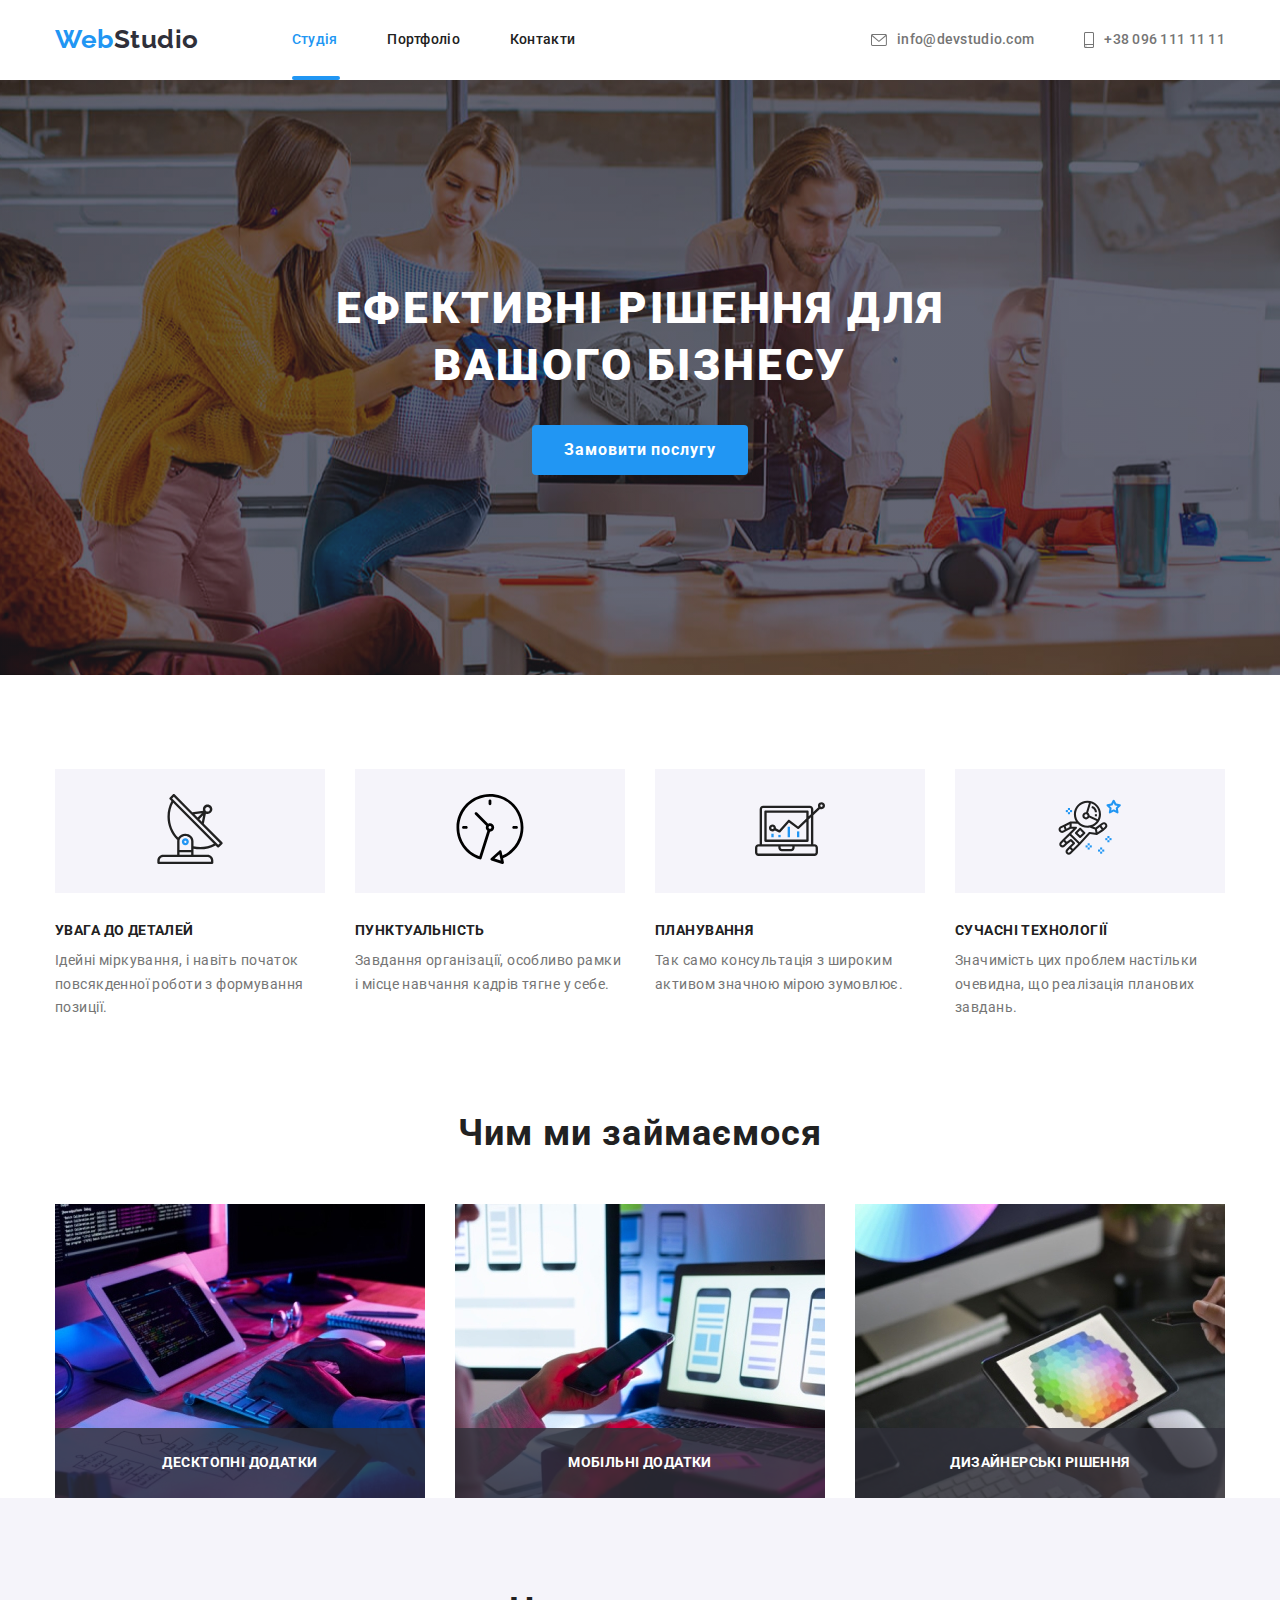
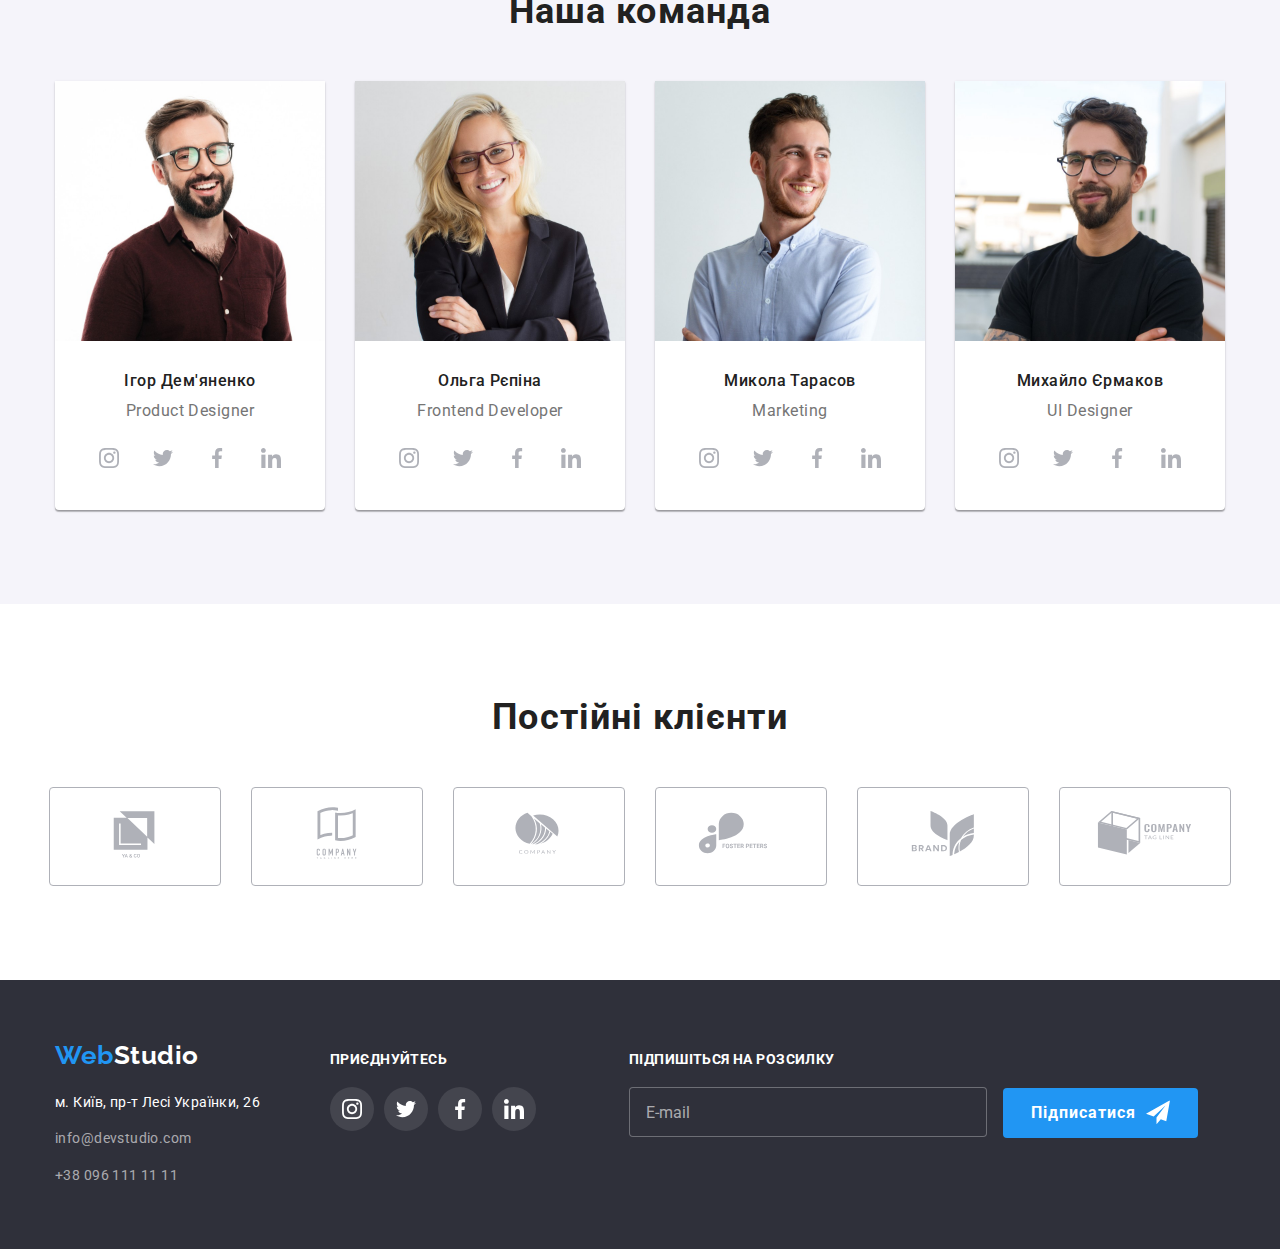
<file: index.html>
<!DOCTYPE html>
<html lang="en">
<head>
    <meta charset="UTF-8">
    <meta http-equiv="X-UA-Compatible" content="IE=edge">
    <meta name="viewport" content="width=device-width, initial-scale=1.0">

    <link href="https://fonts.googleapis.com/css2?family=Raleway:wght@700&family=Roboto:wght@400;500;700;900&display=swap"
        rel="stylesheet">
    <title>Document</title>
    <link rel="stylesheet" href="https://cdn.jsdelivr.net/npm/modern-normalize@1.1.0/modern-normalize.min.css">
    <link rel="stylesheet" href="./css/main.min.css">




    <!-- header -->
<body>
    <header class="header page1">
        <div class="container header__container">
        <nav class="page-navigation">
            <!-- Логотип -->
            <a href="./index.html" class = "logo"><span class="logo__logo-header">Web</span>Studio</a>

            <!-- Меню -->
                <ul class = "menu list">
                    <li class="menu__item"><a href="./index.html" class = "menu__link_current menu__line link ">Студія</a></li>
                    <li class="menu__item"><a href="./portfolio.html" class = "menu__link link">Портфоліо</a></li>
                    <li class="menu__item"><a href="" class = "menu__link link">Контакти</a></li>
                </ul>
        </nav>
        
            <a href="mailto:info@devstudio.com" class="mail">
                <svg class="mail__icon" width="16" height="12">
                    <use href="./images/sprite.svg#icon-mail">
                </use></svg>
                info@devstudio.com</a>

            <a href="tell:+380961111111" class="phone" >
                <svg class="phone__icon" width="10" height="16">
                    <use href="./images/sprite.svg#icon-smartphone">
                    </use></svg>
                    +38 096 111 11 11</a></div>

    </header>



    <main> 
        <!--SOLUTION-->
        
        <section class="solution">
            <div class="container">
                <h1 class ="solution__title">Ефективні рішення для вашого бізнесу</h1></div>
            <div class="solution__div-btn"><button type="button" class="solution__btn" data-modal-open>Замовити послугу</button></div></div>
        </section>
       

        <!--Преимущества-->
        <section class="advantage">
            <div class="container">
            <h2 class="suptitle visually-hidden">Преимущества</h2>
            
            <ul class="advantage-list">
                
                <li class="advantage-list__item">
                    <div class="advantage-list__div">
                        <svg width="70"height="70">
                            <use href="./images/sprite.svg#icon-antenna"></use></svg>
                    </div>
                    <h3 class="advantage-list__title">УВАГА ДО ДЕТАЛЕЙ</h3>
                    <p class="advantage-list__description">Ідейні міркування, і навіть початок повсякденної роботи з формування позиції.</p>
                </li>
                <li class="advantage-list__item">
                    <div class="advantage-list__div">
                        <svg width="70" height="70">
                            <use href="./images/sprite.svg#icon-clock"></use>
                        </svg>
                    </div>
                    <h3 class="advantage-list__title">ПУНКТУАЛЬНІСТЬ</h3>
                    <p class="advantage-list__description">Завдання організації, особливо рамки і місце навчання кадрів тягне у себе.</p></li>
                <li class="advantage-list__item">
                    <div class="advantage-list__div">
                        <svg width="70" height="70">
                            <use href="./images/sprite.svg#icon-diagram"></use>
                        </svg>
                    </div>
                    <h3 class="advantage-list__title">ПЛАНУВАННЯ</h3>
                         <p class="advantage-list__description">Так само консультація з широким активом значною мірою зумовлює.</p></li>
                <li class="advantage-list__item">      
                    <div class="advantage-list__div">
                        <svg width="70" height="70">
                            <use href="./images/sprite.svg#icon-astronaut"></use>
                        </svg>
                    </div>
                    <h3 class="advantage-list__title">СУЧАСНІ ТЕХНОЛОГІЇ</h3>
                <p class="advantage-list__description">Значимість цих проблем настільки очевидна, що реалізація планових завдань.</p>
                 </li>
            </ul>
            </div>
        </section>
                    
        <!--occasions-->
         <section class="occasions">
          <div class="container">
              <h2 class="suptitle">Чим ми займаємося</h2>
              <ul class="occasions-list">
                  <li>
                      <div class="occasions-list__section">
                          <img src="./images/box1.jpg" alt="Programmer writes programs" width="370" />
                          <div class="occasions-list__description">
                              <h3 class="occasions-list__text">Десктопні додатки</h3>
                          </div>
                      </div>
                  </li>
                  <li>
                      <div class="occasions-list__section">
                          <img src="./images/box2.jpg" alt="The designer creates a responsive layout" width="370" />
                          <div class="occasions-list__description">
                              <h3 class="occasions-list__text">Мобільні додатки</h3>
                          </div>
                      </div>
                  </li>
          
                  <li>
                      <div class="occasions-list__section">
                          <img src="./images/box3.jpg" alt="The designer selects the color palette" width="370" />
                          <div class="occasions-list__description">
                              <h3 class="occasions-list__text">Дизайнерські рішення</h3>
                          </div>
                      </div>
                  </li>
              </ul>
          </div>
            


        <!--team-->
        <section class="team section-padding ">
            <div class="container">
            <h2 class="suptitle">Наша команда</h2>
                <ul class="team-list">
                    <li class="team-list__item">
                        <img src="./images/human_1.jpg" alt="man" width="270"/>
                        <div class="team-list__description"><h3 class="team-list__member">Ігор Дем'яненко</h3>
                        <p class="team-list__name">Product Designer</p>

                        <ul class="social list">
                            <li class="social__item">
                            <a href="" class="social__link">
                                <svg width="20" height="20" class="social__icon">
                                    <use href="./images/sprite.svg#icon-instagram"></use>
                                </svg></a>
                            </li>
                            <li class="social__item">
                            <a href="" class="social__link">
                                <svg width="20" height="20" class="social__icon">
                                    <use href="./images/sprite.svg#icon-twitter"></use>
                                </svg></a>
                            </li>
                            <li class="social__item">
                            <a href="" class="social__link">
                                <svg width="20" height="20" class="social__icon">
                                    <use href="./images/sprite.svg#icon-facebook"></use>
                                </svg></a>
                            </li>
                            <li class="social__item">
                            <a href="" class="social__link">
                                <svg width="20" height="20" class="social__icon">
                                    <use href="./images/sprite.svg#icon-linkedin"></use>
                                </svg></a>
                            </li>
                        </ul> 

                    </div>
                    </li>
                    <li class="team-list__item">
                        <img src="./images/human_2.jpg" alt="woman" width="270" />
                       <div class="team-list__description"> <h3 class="team-list__member">Ольга Рєпіна</h3>
                        <p class="team-list__name" >Frontend Developer</p>

                            <ul class="social list">
                                <li class="social__item">
                                    <a href="" class="social__link">
                                        <svg width="20" height="20" class="social__icon">
                                            <use href="./images/sprite.svg#icon-instagram"></use>
                                        </svg></a>
                                </li>
                                <li class="social__item">
                                    <a href="" class="social__link">
                                        <svg width="20" height="20" class="social__icon">
                                            <use href="./images/sprite.svg#icon-twitter"></use>
                                        </svg></a>
                                </li>
                                <li class="social__item">
                                    <a href="" class="social__link">
                                        <svg width="20" height="20" class="social__icon">
                                            <use href="./images/sprite.svg#icon-facebook"></use>
                                        </svg></a>
                                </li>
                                <li class="social__item">
                                    <a href="" class="social__link">
                                        <svg width="20" height="20" class="social__icon">
                                            <use href="./images/sprite.svg#icon-linkedin"></use>
                                        </svg></a>
                                </li>
                            </ul>
                        </div>
                    </li>
                    <li class="team-list__item">
                        <img src="./images/human_3.jpg" alt="man" width="270" />
                        <div class="team-list__description"><h3 class="team-list__member">Микола Тарасов</h3>
                        <p class="team-list__name">Marketing</p>

                                <ul class="social list">
                                    <li class="social__item">
                                        <a href="" class="social__link">
                                            <svg width="20" height="20" class="social__icon">
                                                <use href="./images/sprite.svg#icon-instagram"></use>
                                            </svg></a>
                                    </li>
                                    <li class="social__item">
                                        <a href="" class="social__link">
                                            <svg width="20" height="20" class="social__icon">
                                                <use href="./images/sprite.svg#icon-twitter"></use>
                                            </svg></a>
                                    </li>
                                    <li class="social__item">
                                        <a href="" class="social__link">
                                            <svg width="20" height="20" class="social__icon">
                                                <use href="./images/sprite.svg#icon-facebook"></use>
                                            </svg></a>
                                    </li>
                                    <li class="social__item">
                                        <a href="" class="social__link">
                                            <svg width="20" height="20" class="social__icon">
                                                <use href="./images/sprite.svg#icon-linkedin"></use>
                                            </svg></a>
                                    </li>
                                </ul>
                         </div>
                    </li>
                    <li class="team-list__item">
                        <img src="./images/human_4.jpg" alt="man" width="270" />
                        <div class="team-list__description"><h3 class="team-list__member">Михайло Єрмаков</h3>
                        <p class="team-list__name">UI Designer</p>

                            <ul class="social list">
                                <li class="social__item">
                                    <a href="" class="social__link">
                                        <svg width="20" height="20" class="social__icon">
                                            <use href="./images/sprite.svg#icon-instagram"></use>
                                        </svg></a>
                                </li>
                                <li class="social__item">
                                    <a href="" class="social__link">
                                        <svg width="20" height="20" class="social__icon">
                                            <use href="./images/sprite.svg#icon-twitter"></use>
                                        </svg></a>
                                </li>
                                <li class="social__item">
                                    <a href="" class="social__link">
                                        <svg width="20" height="20" class="social__icon">
                                            <use href="./images/sprite.svg#icon-facebook"></use>
                                        </svg></a>
                                </li>
                                <li class="social__item">
                                    <a href="" class="social__link">
                                        <svg width="20" height="20" class="social__icon">
                                            <use href="./images/sprite.svg#icon-linkedin"></use>
                                        </svg></a>
                                </li>
                            </ul>
                        </div>
                    </li>
                </ul>
                </div>
        </section>


    <!--CLIENTS-->   
        <section class="clients section-padding ">
            <div class="container">
                <h2 class="suptitle">Постійні клієнти</h2>
                <ul class="clients-list">
                    <li class="clients-list__company">
                        <a href="" class="clients-list__item">
                            <svg width="106" height="60" class="clients-list__icon">
                            <use href="./images/sprite.svg#icon-logo1"></use>
                            </svg>
                        </a></li>
                    <li class="clients-list__company"> 
                        <a href="" class="clients-list__item">
                            <svg width="106" height="60" class="clients-list__icon">
                                <use href="./images/sprite.svg#icon-logo2"></use>
                            </svg>
                        </a>
                    </li>
                    <li class="clients-list__company">
                        <a href="" class="clients-list__item">
                            <svg width="106" height="60" class="clients-list__icon">
                                <use href="./images/sprite.svg#icon-logo3"></use>
                            </svg>
                        </a> </li>
                    <li class="clients-list__company">
                        <a href="" class="clients-list__item">
                            <svg width="106" height="60" class=clients-list__icon">
                                <use href="./images/sprite.svg#icon-logo4"></use>
                            </svg>
                        </a> </li>
                    <li class="clients-list__company">
                        <a href="" class="clients-list__item">
                            <svg width="106" height="60" class="clients-list__icon">
                                <use href="./images/sprite.svg#icon-logo5"></use>
                            </svg>
                        </a> </li>
                    <li class="clients-list__company"> 
                        <a href="" class="clients-list__item">
                            <svg width="106" height="60" class="clients-list__icon">
                                <use href="./images/sprite.svg#icon-logo6"></use>
                            </svg>
                        </a>
                    </li>
                </ul>
            
            </div>
        </section>
    </main>


    <!--footer-->
    <footer class="footer">
        <div class="container footer-container">
            <div class="">
        <a href="./index.html" class="logo logo-footer "><span class="logo-footer__web">Web</span>Studio</a>
        <address class="footer-adress">
            <a href="" class="footer-adress__place">м. Київ, пр-т Лесі Українки, 26</a>
            <ul>
                <li class="footer-contact"><a href="mailto:info@devstudio.com" class="mail">info@devstudio.com</a></li>
                <li class="footer-contact"><a href="tell:+380961111111" class="phone">+38 096 111 11 11</a></li>
            </ul>
        </address>
        </div>

        <div  class="connect-link">
            <p class="connect-us">приєднуйтесь</p>
                <ul class="social list">
                    <li class="social__item">
                        <a href="" class="social__link-footer">
                            <svg width="20" height="20" class="social__icon-footer">
                                <use href="./images/sprite.svg#icon-instagram"></use>
                            </svg></a>
                    </li>
                    <li class="social__item">
                        <a href="" class="social__link-footer">
                            <svg width="20" height="20" class="social__icon-footer">
                                <use href="./images/sprite.svg#icon-twitter"></use>
                            </svg></a>
                    </li>
                    <li class="social__item">
                        <a href="" class="social__link-footer">
                            <svg width="20" height="20" class="social__icon-footer">
                                <use href="./images/sprite.svg#icon-facebook"></use>
                            </svg></a>
                    </li>
                    <li class="social__item">
                        <a href="" class="social__link-footer">
                            <svg width="20" height="20" class="social__icon-footer">
                                <use href="./images/sprite.svg#icon-linkedin"></use>
                            </svg></a>
                    </li>
                </ul>
        </div>

        <div class="sub">
            <form class="sub__form">
                <label for="" class="sub__field">
                    <p class="sub__text">Підпишіться на розсилку</p>
                </label>
                    <input type="email" class="sub__gmail" name="sub-gmail" required placeholder="E-mail" >
                        <span class="sub__span">
                            <button type="submit" class="contact-form-buttomn">
                             Підписатися</button>
                                <svg class="sub__sent" width="24px" height="24px">
                                <use href="./images/sprite.svg#icon-icon-send"></use></svg>
               </span>
            </form>
        </div>
     </div>

       

    </footer>

<!--BACKDROP-->
<div class="backdrop is-hidden" data-modal >
    <div class="modal">
        <botton type="button" class="modal__close-btn" data-modal-close>
            <svg class="modal__close-icon" width="18px" height="18px">
                <use href="./images/sprite.svg#icon-close-black"></use>
            </svg>
        </botton>
        <form class="contact-form">
            <p class="contact-form__title">Залиште свої дані, ми вам передзвонимо</p>

            <label class="modal-form">
                <span class="modal-form__field">Ім'я</span>
                <span class="modal-form__icon">
                <input
                name="user-name"
                type="text"
                class="modal-form__input"
                required
                title="Maria"/>   
                <svg class="modal-form__svg" width="18px" height="18px">
                    <use href="./images/sprite.svg#icon-person-box"></use>
                </svg></span>
            </label>
            
            <label class="modal-form">
                <span class="modal-form__field">Телефон</span>
                <span class="modal-form__icon">
                <input name="user-phone"
                 type="tel"
                 class="modal-form__input"
                 required
                 pattern="[0-9]{3}-[0-9]{3}-[0-9]{2}-[0-9]{2}" 
                 title="xxx-xxx-xx-xx"/>
                <svg class="modal-form__svg" width="18px" height="18px">
                    <use href="./images/sprite.svg#icon-phone-box"></use>
                </svg></span>
            </label>

            <label class="modal-form">
                <span class="modal-form__field">Пошта</span>
                <span class="modal-form__icon">
                <input name="user-mail"
                type="email" 
                class="modal-form__input"
                required 
                title="xxx@gmail.com"/>
                <svg class="modal-form__svg" width="18px" height="18px">
                <use href="./images/sprite.svg#icon-email-box"></use>
                </svg></span>
                </span>
            </label>
            
            <label class="modal-form">
                <span class="modal-form__field">Коментар</span>
                <textarea name="user-comment"
                placeholder="Введіть текст"
                class="modal-form__input comment" ></textarea>
                
        
            </label>
            <label class="modal-form__wrapper">
                <input name="user_policy" type="checkbox" class="modal-form__policy check visually-hidden" />
                <svg class="modal-form__check" width="16px" height="15px">
                    <use href="./images/sprite.svg#icon-check" class="modal-form__check-icon"></use>
                </svg>
                Погоджуюся з розсилкою та приймаю&nbsp
                <a href="" class="contact-agreement">
                    Умови договору
                </a>
                </span>
            </label>

            <button type="reset" class="modal-form__btn">Відправити</button>

        </form>
    </div>
</div>

<script src="./js/modal.js"></script>
</body>
</html>
</file>
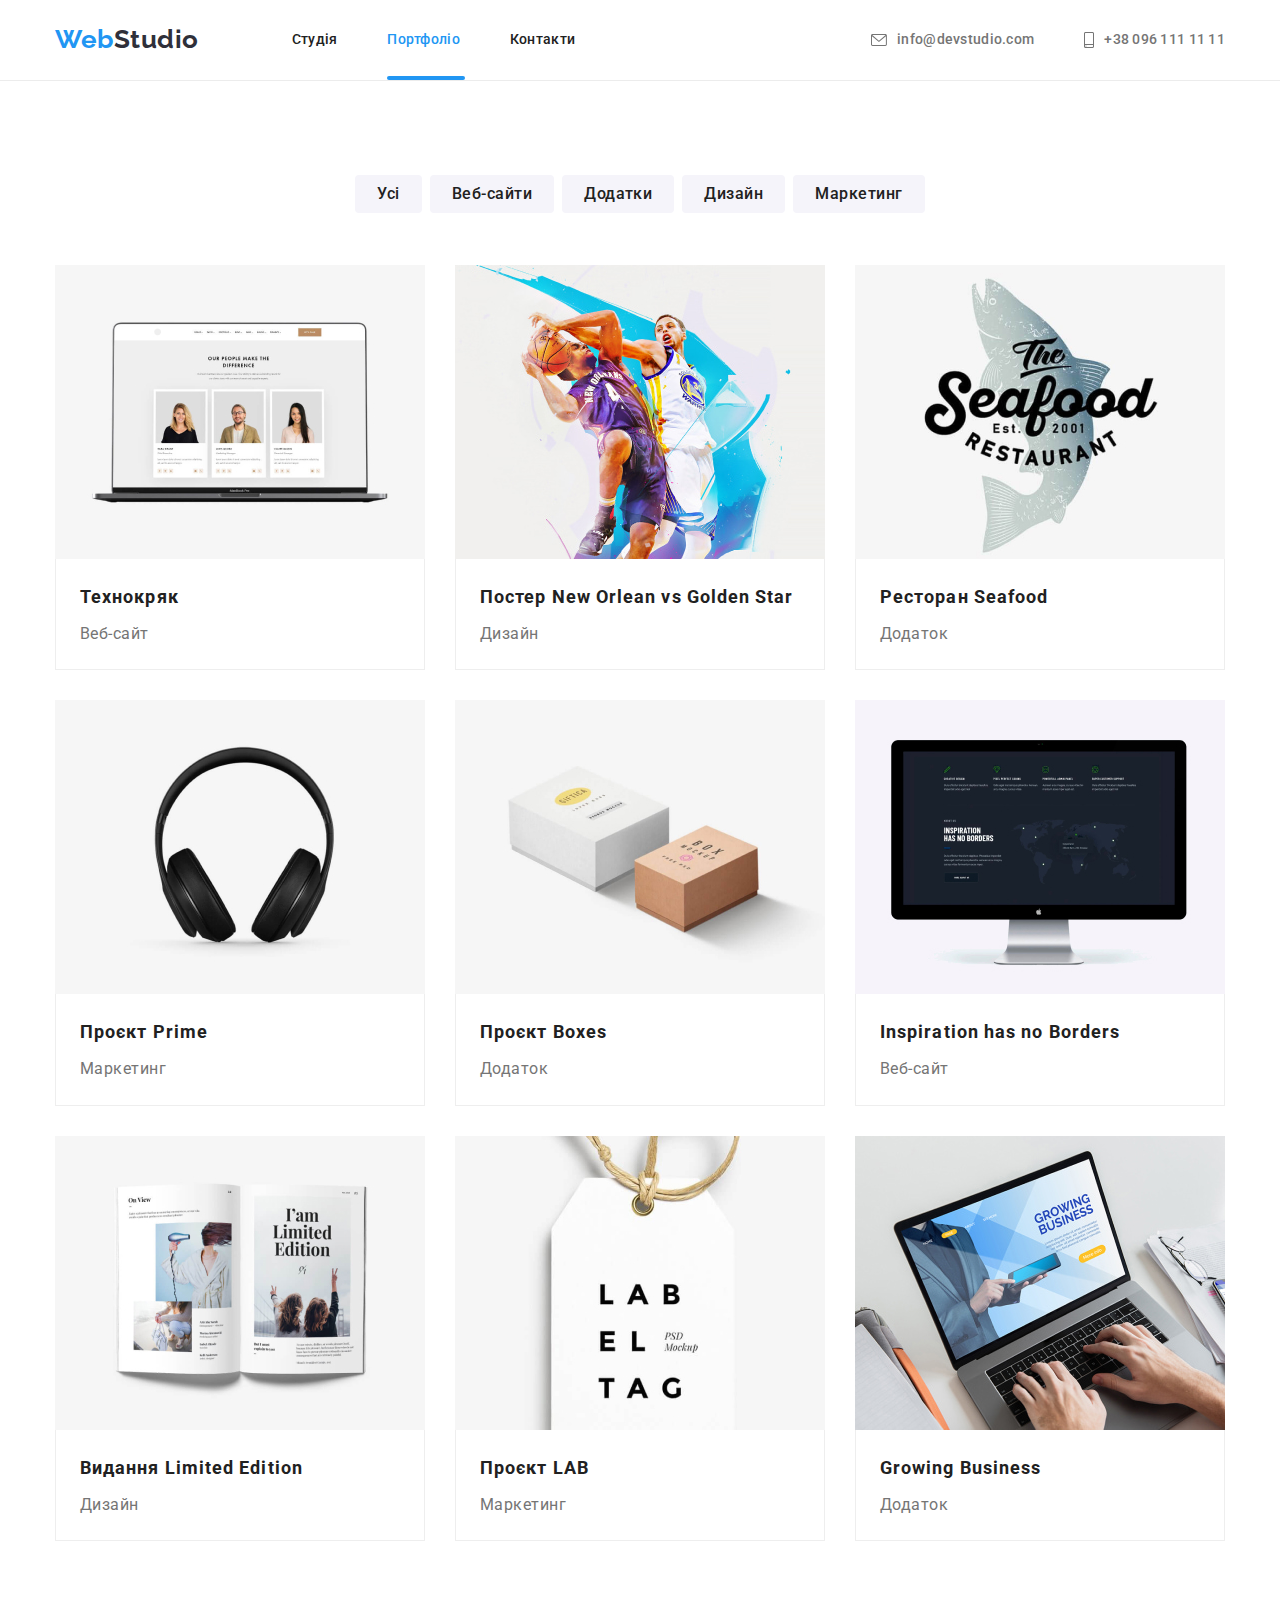
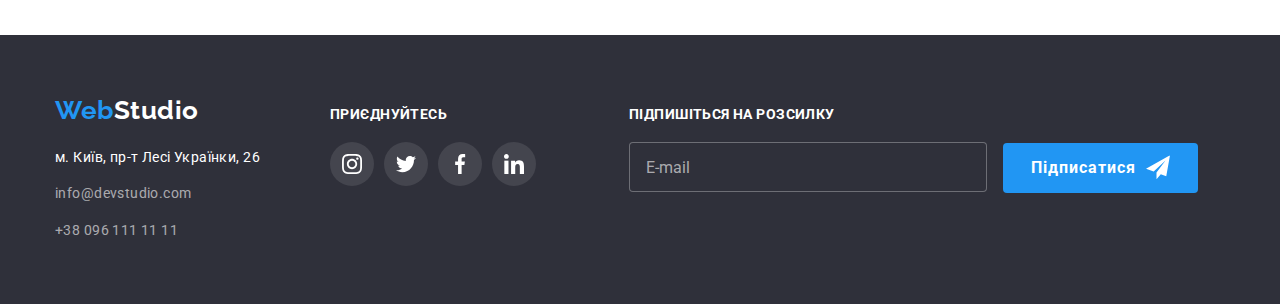
<file: portfolio.html>
<!DOCTYPE html>
<html lang="en">
<head>
    <meta charset="UTF-8">
    <meta http-equiv="X-UA-Compatible" content="IE=edge">
    <meta name="viewport" content="width=device-width, initial-scale=1.0">

    <link href="https://fonts.googleapis.com/css2?family=Raleway:wght@700&family=Roboto:wght@400;500;700;900&display=swap"
        rel="stylesheet">
    <link rel="stylesheet" href="https://cdn.jsdelivr.net/npm/modern-normalize@1.1.0/modern-normalize.min.css">
    <link rel="stylesheet" href="./css/main.min.css">
    <title>Document</title>
</head>


<body>
    <header class="header">
        <div class="container header__container">
            <nav class="page-navigation">
                <!-- Логотип -->
                <a href="./index.html" class="logo"><span class="logo__logo-header">Web</span>Studio</a>
    
                <!-- Меню -->
                <ul class="menu list">
                    <li class="menu__item"><a href="./index.html" class="menu__link link">Студія</a></li>
                    <li class="menu__item"><a href="./portfolio.html" class="menu__link_current menu__line line-portfolio link">Портфоліо</a></li>
                    <li class="menu__item"><a href="" class="menu__link link">Контакти</a></li>
                </ul>
            </nav>
    
            <a href="mailto:info@devstudio.com" class="mail">
                <svg class="mail__icon" width="16" height="12">
                    <use href="./images/sprite.svg#icon-mail">
                    </use>
                </svg>
                info@devstudio.com</a>
            
            <a href="tell:+380961111111" class="phone">
                <svg class="phone__icon" width="10" height="16">
                    <use href="./images/sprite.svg#icon-smartphone">
                    </use>
                </svg>
                +38 096 111 11 11</a></div>
    </header>
    
    
<main>

    <!--portfolio-->
    <section class="portfolio section-padding">
        <div class="container portfolio__padding">
        <h1 class="portfolio__title visually-hidden">Портфолио</h1>
         <ul class="portfolio__list">
             <li><button type="button" class="portfolio__btn">Усі</button></li>
             <li><button type="button" class="portfolio__btn">Веб-сайти</button></li>
             <li><button type="button" class="portfolio__btn">Додатки</button></li>
             <li><button type="button" class="portfolio__btn">Дизайн</button></li>
             <li><button type="button" class="portfolio__btn">Маркетинг</button></li>
         </ul>
         <ul class="portfolio__works">
            <li class="portfolio__item">
                <a href="" class="portfolio__link">
                        <div class="portfolio__thumb">
                            <img src="./images/gal_computer.jpg " alt = "Laptop" width="370">
                                <div class="portfolio__overlay">
                                     <p class="portfolio__text">
                                         Ресурс пропонує комплексні пропозиції з різним рівнем функціоналу та сервісів. Все це дозволить відвідувачу отримати
                                         вичерпні відомості про компанію чи приватну особу.
                                     </p>
                                </div>
                        </div>
                <div class="portfolio__div"><h2 class="portfolio__title">Технокряк</h2><p class="portfolio__description">Веб-сайт</p></a></div></li>
            
                <li class="portfolio__item">
                    <a href="" class="portfolio__link">
                        <div class="portfolio__thumb">
                            <img src="./images/gal_sport.jpg" alt = "Basketball game" width="370">
                               <div class="portfolio__overlay">
                                    <p class="portfolio__text">
                                        Ресурс пропонує комплексні пропозиції з різним рівнем функціоналу та сервісів. Все це дозволить відвідувачу
                                        отримати
                                        вичерпні відомості про компанію чи приватну особу.
                                    </p>
                               </div>
                        </div>
                <div class="portfolio__div"><h2 class="portfolio__title">Постер New Orlean vs Golden Star</h2><p class="portfolio__description">Дизайн</p></a></div></li>
           
                <li class="portfolio__item">
                    <a href="" class="portfolio__link">
                        <div class="portfolio__thumb">
                            <img src="./images/gal_seafood.jpg " alt = "Fish and title" width="370">
                                 <div class="portfolio__overlay">
                                     <p class="portfolio__text">
                                         Ресурс пропонує комплексні пропозиції з різним рівнем функціоналу та сервісів. Все це дозволить відвідувачу
                                         отримати
                                         вичерпні відомості про компанію чи приватну особу.
                                     </p>
                                 </div>
                        </div>
                <div class="portfolio__div"><h2 class="portfolio__title">Ресторан Seafood</h2><p class="portfolio__description">Додаток</p></a></div></li>
            
                <li class="portfolio__item">
                    <a href="" class="portfolio__link">
                        <div class="portfolio__thumb">
                            <img src="./images/gal_headphones.jpg" alt = "Headphones" width="370">
                                <div class="portfolio__overlay">
                                    <p class="portfolio__text">
                                        Ресурс пропонує комплексні пропозиції з різним рівнем функціоналу та сервісів. Все це дозволить відвідувачу
                                        отримати
                                        вичерпні відомості про компанію чи приватну особу.
                                    </p>
                                </div>
                            </div>
                <div class="portfolio__div"><h2 class="portfolio__title">Проєкт Prime</h2><p class="portfolio__description">Маркетинг</p></a></div></li>
            
                <li class="portfolio__item">
                    <a href="" class="portfolio__link">
                        <div class="portfolio__thumb">
                            <img src="./images/gal_leaflets.jpg" alt = "Prints" width="370">
                                 <div class="portfolio__overlay">
                                     <p class="portfolio__text">
                                         Ресурс пропонує комплексні пропозиції з різним рівнем функціоналу та сервісів. Все це дозволить відвідувачу
                                         отримати
                                         вичерпні відомості про компанію чи приватну особу.
                                     </p>
                                 </div>
                         </div>
                <div class="portfolio__div"><h2 class="portfolio__title">Проєкт Boxes</h2><p class="portfolio__description">Додаток</p></a></div></li>

                <li class="portfolio__item">
                    <a href="" class="portfolio__link">
                        <div class="portfolio__thumb">
                            <img src="./images/gal_computer_1.jpg" alt = "Open source computer" width="370">
                                <div class="portfolio__overlay">
                                    <p class="portfolio__text">
                                        Ресурс пропонує комплексні пропозиції з різним рівнем функціоналу та сервісів. Все це дозволить відвідувачу
                                        отримати
                                        вичерпні відомості про компанію чи приватну особу.
                                    </p>
                                </div>
                        </div>
                <div class="portfolio__div"><h2 class="portfolio__title">Inspiration has no Borders</h2><p class="portfolio__description">Веб-сайт</p></a></div></li>
            
                <li class="portfolio__item">
                    <a href="" class="portfolio__link">
                        <div class="portfolio__thumb">
                            <img src="./images/gal_magazine.jpg" alt = "Open magazine with pictures" width="370">
                                <div class="portfolio__overlay">
                                    <p class="portfolio__text">
                                        Ресурс пропонує комплексні пропозиції з різним рівнем функціоналу та сервісів. Все це дозволить відвідувачу
                                        отримати
                                        вичерпні відомості про компанію чи приватну особу.
                                    </p>
                                </div>
                        </div>
                <div class="portfolio__div"><h2 class="portfolio__title">Видання Limited Edition</h2><p class="portfolio__description">Дизайн</p></a></div></li>
            
                <li class="portfolio__item">
                    <a href="" class="portfolio__link">
                        <div class="portfolio__thumb">
                             <img src="./images/gal_tag.jpg" alt = "Labels with the inscription" width="370">
                                <div class="portfolio__overlay">
                                    <p class="portfolio__text">
                                        Ресурс пропонує комплексні пропозиції з різним рівнем функціоналу та сервісів. Все це дозволить відвідувачу
                                        отримати
                                        вичерпні відомості про компанію чи приватну особу.
                                    </p>
                                </div>
                        </div>
                <div class="portfolio__div"><h2 class="portfolio__title">Проєкт LAB</h2><p class="portfolio__description">Маркетинг</p></a></div></li>
            
                <li class="portfolio__item">
                    <a href="" class="portfolio__link">
                        <div class="portfolio__thumb">
                             <img src="./images/gal_print.jpg" alt = "Man typing on a laptop" width="370">
                            <div class="portfolio__overlay">
                                <p class="portfolio__text">
                                    Ресурс пропонує комплексні пропозиції з різним рівнем функціоналу та сервісів. Все це дозволить відвідувачу
                                    отримати
                                    вичерпні відомості про компанію чи приватну особу.
                                </p>
                            </div>
                        </div>
                <div class="portfolio__div"><h2 class="portfolio__title">Growing Business</h2><p class="portfolio__description">Додаток</p></a></div></li>
         </ul>
         </div> 
    </section>
</main>

    <!--footer-->
    <footer class="footer">
        <div class="container footer-container">
            <div class="">
                <a href="./index.html" class="logo logo-footer"><span class="logo-footer__web">Web</span>Studio</a>
                <address class="footer-adress">
                    <a href="" class="footer-adress__place">м. Київ, пр-т Лесі Українки, 26</a>
                    <ul>
                        <li class="footer-contact"><a href="mailto:info@devstudio.com" class="mail">info@devstudio.com</a></li>
                        <li class="footer-contact"><a href="tell:+380961111111" class="phone">+38 096 111 11 11</a></li>
                    </ul>
                </address>
            </div>
                    <div class="connect-link">
                        <p class="connect-us">приєднуйтесь</p>
                        <ul class="social list">
                            <li class="social__item">
                                <a href="" class="social__link-footer">
                                    <svg width="20" height="20" class="social__icon-footer">
                                        <use href="./images/sprite.svg#icon-instagram"></use>
                                    </svg></a>
                            </li>
                            <li class="social__item">
                                <a href="" class="social__link-footer">
                                    <svg width="20" height="20" class="social__icon-footer">
                                        <use href="./images/sprite.svg#icon-twitter"></use>
                                    </svg></a>
                            </li>
                            <li class="social__item">
                                <a href="" class="social__link-footer">
                                    <svg width="20" height="20" class="social__icon-footer">
                                        <use href="./images/sprite.svg#icon-facebook"></use>
                                    </svg></a>
                            </li>
                            <li class="social__item">
                                <a href="" class="social__link-footer">
                                    <svg width="20" height="20" class="social__icon-footer">
                                        <use href="./images/sprite.svg#icon-linkedin"></use>
                                    </svg></a>
                            </li>
                        </ul>
                    </div>
                    
                    <div class="sub">
                        <form class="sub__form">
                            <label for="" class="sub__field">
                                <p class="sub__text">Підпишіться на розсилку</p>
                            </label>
                            <input type="email" class="sub__gmail" name="sub-gmail" required placeholder="E-mail">
                            <span class="sub__span">
                                <button type="submit" class="contact-form-buttomn">
                                    Підписатися</button>
                                <svg class="sub__sent" width="24px" height="24px">
                                    <use href="./images/sprite.svg#icon-icon-send"></use>
                                </svg>
                            </span>
                        </form>
                    </div>
                    </div>
    </footer>



</body>
</html>
</file>
<file: css/main.min.css>
﻿:root{--primary-text-color: #212121;--second-text-color: #757575;--accent-color: #2196F3;--section-color-1: #2F303A;--section-color-2: #ECECEC;--transition-dur-and-func: 250ms cubic-bezier(0.4, 0, 0.2, 1)}.visually-hidden{position:absolute;width:1px;height:1px;margin:-1px;border:0;padding:0;white-space:nowrap;clip-path:inset(100%);clip:rect(0 0 0 0);overflow:hidden}h1,h2,h3,h4,h5,h6,p{margin-top:0;margin-bottom:0}li{list-style-type:none}ul,ol{margin-top:0;margin-bottom:0;padding-left:0}img{display:block}.list{list-style:none}.link{text-decoration:none}button{cursor:pointer;border-radius:4px;font-family:inherit}button:hover,button:focus{font-family:inherit}body{background-color:#fff;color:#212121;font-family:Roboto,sans-serif}.container{width:1200px;padding-left:15px;padding-right:15px;margin-left:auto;margin-right:auto}.section-padding{padding-top:94px;padding-bottom:94px}h1{color:#fff;font-weight:900;font-size:44px;line-height:1.3;text-align:center;text-transform:uppercase;letter-spacing:.06em}.suptitle{color:var(--primary-text-color);font-weight:700;font-size:36px;line-height:1.1;text-align:center;letter-spacing:.03em;margin-bottom:50px}.contact-form{display:flex;flex-direction:column}.contact-form__title{font-weight:700;font-size:20px;line-height:1.9;text-align:center;letter-spacing:.03em;color:#212121;margin-bottom:12px}.modal-form{display:flex;flex-direction:column;margin-bottom:10px}.modal-form__field{margin-bottom:4px;font-weight:400;font-size:12px;line-height:1.9;letter-spacing:.01em;color:#757575}.modal-form__svg{position:absolute;left:12px;top:11px;transform:fill var(--transition-dur-and-func)}.modal-form__icon{display:block;position:relative}.modal-form__input{padding:11px 12px;width:448px;height:40px;border:1px solid rgba(33,33,33,.2);border-radius:4px;padding-left:42px;transform:border-color var(--transition-dur-and-func)}.modal-form__input.comment{height:120px;padding-left:16px}.modal-form__input:hover{cursor:pointer}.modal-form__input:focus{outline:none;border-color:var(--accent-color);cursor:auto}.modal-form__wrapper{display:flex;align-items:center;margin-bottom:30px;font-weight:400;font-size:14px;line-height:2;letter-spacing:.03em;color:#757575}.modal-form__btn{background-color:var(--accent-color);color:#fff;font-weight:700;font-size:16px;line-height:1.9;display:flex;text-align:center;letter-spacing:.06em;border-radius:4px;padding:10px 52px;max-width:200px;border:none;align-self:center;transition:background-color var(--transition-dur-and-func),filter var(--transition-dur-and-func)}.modal-form__btn:hover,.modal-form__btn:focus{filter:drop-shadow(0px 4px 4px rgba(0, 0, 0, 0.25))}.modal-form__check{border:1px solid #212121;border-radius:4px;cursor:pointer;margin-right:7px}.modal-form__check-icon{display:none}textarea{resize:none;padding:8px}.modal-form__input:focus+.modal-form__svg{fill:var(--accent-color)}.contact-agreement{color:var(--accent-color)}.modal-form__policy:checked+.modal-form__check{background-color:var(--accent-color);border:1px solid var(--accent-color)}.modal-form__policy:focus+.modal-form__check{outline:2px solid rgba(0,0,255,.5)}.modal-form__policy:checked+.modal-form__check .modal-form__check-icon{display:block}.modal{background-color:#fff;position:absolute;top:50%;left:50%;transform:translate(-50%, -50%);padding:40px 41px}.modal__close-btn{position:absolute;padding:6px;width:30px;height:30px;background:#fff;border:1px solid rgba(0,0,0,.1);border-radius:50%;top:8px;right:8px;transition:border var(--transition-dur-and-func);transition:fill var(--transition-dur-and-func);cursor:pointer}.modal__close-btn:hover,.modal__close-btn :focus{border:1px solid var(--accent-color)}.modal__close-btn:hover .modal__close-icon,.modal__close-btn:focus .modal__close-icon{fill:var(--accent-color)}.backdrop{position:fixed;background:rgba(0,0,0,.2);top:0;left:0;width:100%;height:100%;z-index:2;transition:opacity 500ms linear,visibility 500ms linear}.backdrop.is-hidden{opacity:0;visibility:hidden;pointer-events:none}.header{padding-top:24px;padding-bottom:25px;border-bottom:1px solid #ececec}.header.page1{border-bottom:none}.header__container{display:flex;align-items:center}.page-navigation{display:flex;align-items:center;column-gap:93px}.menu{display:flex;column-gap:50px}.menu__link{color:#212121;text-decoration:none;font-weight:500;font-size:14px;line-height:1.1;letter-spacing:.02em;transition:color var(--transition-dur-and-func)}.menu__link:hover,.menu__link:focus{color:var(--accent-color)}.menu__link_current{color:var(--accent-color);font-weight:500;font-size:14px;line-height:1.9px;letter-spacing:.02em}.logo{color:var(--section-color-1);font-family:Raleway,sans-serif;font-weight:700;font-size:26px;line-height:1.2;text-decoration:none;letter-spacing:.02em}.logo__logo-header{color:var(--accent-color)}.footer .mail:hover,.footer .mail:focus,.footer .phone:hover,.footer .phone:focus{color:var(--accent-color)}.menu__line::after{display:block;content:"";width:48px;height:4px;background-color:#2196f3;border-radius:2px;margin-top:27px;position:absolute;z-index:1}.menu__line.line-portfolio::after{width:78px}.mail,.phone{color:var(--second-text-color);font-weight:500;font-size:14px;line-height:1.1;letter-spacing:.02em;text-decoration:none;display:flex;align-items:center;transition:color var(--transition-dur-and-func)}.mail:hover,.mail:focus,.phone:hover,.phone:focus{color:var(--accent-color)}.mail{margin-left:auto;margin-right:50px}.mail__icon{margin-right:10px;fill:#757575;transition:fill var(--transition-dur-and-func)}.phone__icon{margin-right:10px;fill:#757575;transition:fill var(--transition-dur-and-func)}.mail:focus .mail__icon,.mail:hover .mail__icon{fill:var(--accent-color)}.phone:focus .phone__icon,.phone:hover .phone__icon{fill:var(--accent-color)}.solution{background-image:linear-gradient(rgba(47, 48, 58, 0.4), rgba(47, 48, 58, 0.4)),url("../images/title.jpg");background-size:1600рх;background-color:var(--primary-text-color);background-repeat:no-repeat;background-position:center;padding-top:200px;padding-bottom:200px}.solution__title{width:696px;margin-left:auto;margin-right:auto}.solution__btn{background-color:var(--accent-color);color:#fff;font-weight:700;font-size:16px;line-height:1.9;display:flex;align-items:center;text-align:center;letter-spacing:.06em;border-radius:4px;padding:10px 32px;min-width:216px;border:none;margin-top:30px;margin-left:auto;margin-right:auto}.solution__btn:hover,.solution__btn:focus{background-color:#188ce8}.solution__div-btn{transition:background-color var(--transition-dur-and-func)}.advantage{padding-bottom:47px;padding-top:94px}.advantage-list{display:flex;column-gap:30px;flex-basis:calc((100% - 90px)/4)}.advantage-list__title{color:var(--primary-text-color);font-weight:700;font-size:14px;line-height:1.1;letter-spacing:.03em;text-transform:uppercase;margin-bottom:10px}.advantage-list__description{color:var(--second-text-color);font-weight:400;font-size:14px;line-height:1.7;letter-spacing:.03em}.advantage-list__div{padding:25px 100px;background-color:#f5f4fa;margin-bottom:30px}.occasions{padding-top:47px}.occasions__title{padding-bottom:50px}.occasions-list{display:flex;flex-wrap:wrap;column-gap:30px;flex-basis:calc((100% - 60px)/3)}.occasions-list__text{color:#fff;font-weight:700;font-size:14px;line-height:1.1;text-align:center;letter-spacing:.03em;text-transform:uppercase;text-align:center}.occasions-list__section{position:relative}.occasions-list__description{position:absolute;padding:27px;width:370px;bottom:0;background-color:rgba(47,48,58,.8)}.team{background-color:#f5f4fa}.team .team-list{display:flex;column-gap:30px;flex-basis:calc((100% - 90px)/4)}.team .team-list__description{padding-top:30px;padding-bottom:30px}.team .team-list__item{background-color:#fff;border-radius:0px 0px 4px 4px;box-shadow:0px 1px 3px rgba(0,0,0,.12),0px 1px 1px rgba(0,0,0,.14),0px 2px 1px rgba(0,0,0,.2)}.team .team-list__member{color:var(--primary-text-color);font-weight:500;font-size:16px;line-height:1.2;text-align:center;letter-spacing:.03em;margin-bottom:10px}.team .team-list__name{color:var(--second-text-color);font-weight:400;font-size:16px;line-height:1.2;text-align:center;letter-spacing:.03em;margin-bottom:16px}.social{display:flex;justify-content:center;column-gap:10px}.social__link{display:flex;border-radius:50%;padding:12px;transition:background-color var(--transition-dur-and-func)}.social__link:hover,.social__link:focus{background-color:#2196f3}.social__link:hover .social__icon,.social__link:focus .social__icon{transition:fill var(--transition-dur-and-func);fill:#fff}.social__icon{fill:#afb1b8}.clients-list{display:flex;column-gap:30px;flex-basis:calc((100% - 150px)/6);justify-content:center}.clients-list__company{display:flex;justify-content:center}.clients-list__item{padding:16px 32px;border:1px solid #afb1b8;border-radius:4px;transition:border var(--transition-dur-and-func);fill:#afb1b8}.clients-list__item:hover,.clients-list__item:focus{border:1px solid #2196f3;fill:#2196f3;filter:drop-shadow(0px 4px 4px rgba(0, 0, 0, 0.25))}.clients-list__icon{transition:fill var(--transition-dur-and-func),filter var(--transition-dur-and-func)}.clients-list__icon:hover,.clients-list__icon:focus{fill:#2196f3;filter:drop-shadow(0px 4px 4px rgba(0, 0, 0, 0.25))}.sub{margin-left:93px;display:flex;flex-direction:column;margin-top:12px}.sub__text{font-weight:700;font-size:14px;line-height:1.1;letter-spacing:.03em;text-transform:uppercase;color:#fff;margin-bottom:20px}.sub__sent{position:absolute;right:28px;transform:translateY(55%)}.sub__span{display:blocks;position:relative}.sub__gmail{width:358px;height:50px;background-color:var(--section-color-1);border:1px solid rgba(255,255,255,.3);border-radius:4px;padding:15px 16px;margin-right:12px;color:#fff}.sub__gmail::placeholder{color:rgba(255,255,255,.6)}.sub .contact-form-buttomn{padding:10px 28px;background-color:#2196f3;color:#fff;font-weight:700;font-size:16px;line-height:1.9;align-items:center;text-align:center;letter-spacing:.06em;border-radius:4px;border:none;padding-right:62px}.footer{background-color:var(--section-color-1);padding-top:60px;padding-bottom:60px}.footer .mail,.footer .phone{color:rgba(255,255,255,.6);font-size:14px;font-weight:400;line-height:2;letter-spacing:.03em;text-decoration:none;font-style:normal}.footer-adress{margin-top:20px}.footer-adress__place{color:#fff;font-weight:400;font-size:14px;line-height:1.7;letter-spacing:.03em;font-style:normal;text-decoration:none}.footer-contact{margin-top:9px}.logo-footer{color:#fff}.logo-footer__web{color:#2196f3}.footer-container{display:flex}.connect-link{padding-left:70px;margin-top:12px}.connect-us{margin-bottom:20px;color:#fff;font-weight:700;font-size:14px;line-height:1.1;letter-spacing:.03em;text-transform:uppercase}.social__icon-footer{fill:#fff}.social__link-footer{display:flex;border-radius:50%;padding:12px;background-color:rgba(255,255,255,.1);transition:background-color var(--transition-dur-and-func)}.social__link-footer:hover,.social__link-footer:focus{background-color:#2196f3}.portfolio__btn{background-color:#f5f4fa;color:var(--primary-text-color);font-weight:500;font-size:16px;line-height:1.6;text-align:center;letter-spacing:.03em;border:none;padding:6px 22px;transition:background-color var(--transition-dur-and-func),color var(--transition-dur-and-func),box-shadow var(--transition-dur-and-func)}.portfolio__btn:hover,.portfolio__btn:focus{background-color:var(--accent-color);color:#fff;box-shadow:0px 3px 1px rgba(0,0,0,.1),0px 1px 2px rgba(0,0,0,.08),0px 2px 2px rgba(0,0,0,.12)}.portfolio-h1{color:#212121}.portfolio__link{text-decoration:none}.portfolio__title{color:var(--primary-text-color);font-style:normal;font-weight:700;font-size:18px;line-height:2;letter-spacing:.06em;margin-bottom:4px;text-align:left}.portfolio__description{color:var(--second-text-color);font-weight:400;font-size:16px;line-height:1.9;letter-spacing:.03em}.portfolio__list{display:flex;margin-bottom:52px;justify-content:center;gap:8px}.portfolio__padding{padding-left:auto;padding-right:auto}.portfolio__works{display:flex;flex-wrap:wrap;gap:30px;flex-basis:calc((100% - 60px)/3)}.portfolio__div{padding:20px 24px;border:1px solid #eee;border-top:none}.portfolio__item{transition:box-shadow var(--transition-dur-and-func)}.portfolio__item:hover,.portfolio__item:focus{box-shadow:0px 1px 1px rgba(0,0,0,.12),0px 4px 4px rgba(0,0,0,.06),1px 4px 6px rgba(0,0,0,.16)}.portfolio__thumb{position:relative;overflow:hidden}.portfolio__overlay{background-color:rgba(33,150,243,.9);color:#fff;padding:63px 24px;position:absolute;height:100%;width:100%;top:0;left:0;transform:translateY(101%);transition:transform 250ms linear}.portfolio__item:hover .portfolio__overlay{transform:translateY(0)}.portfolio__text{font-weight:400;font-size:18px;line-height:1.6;letter-spacing:.03em}/*# sourceMappingURL=main.min.css.map */
</file>
